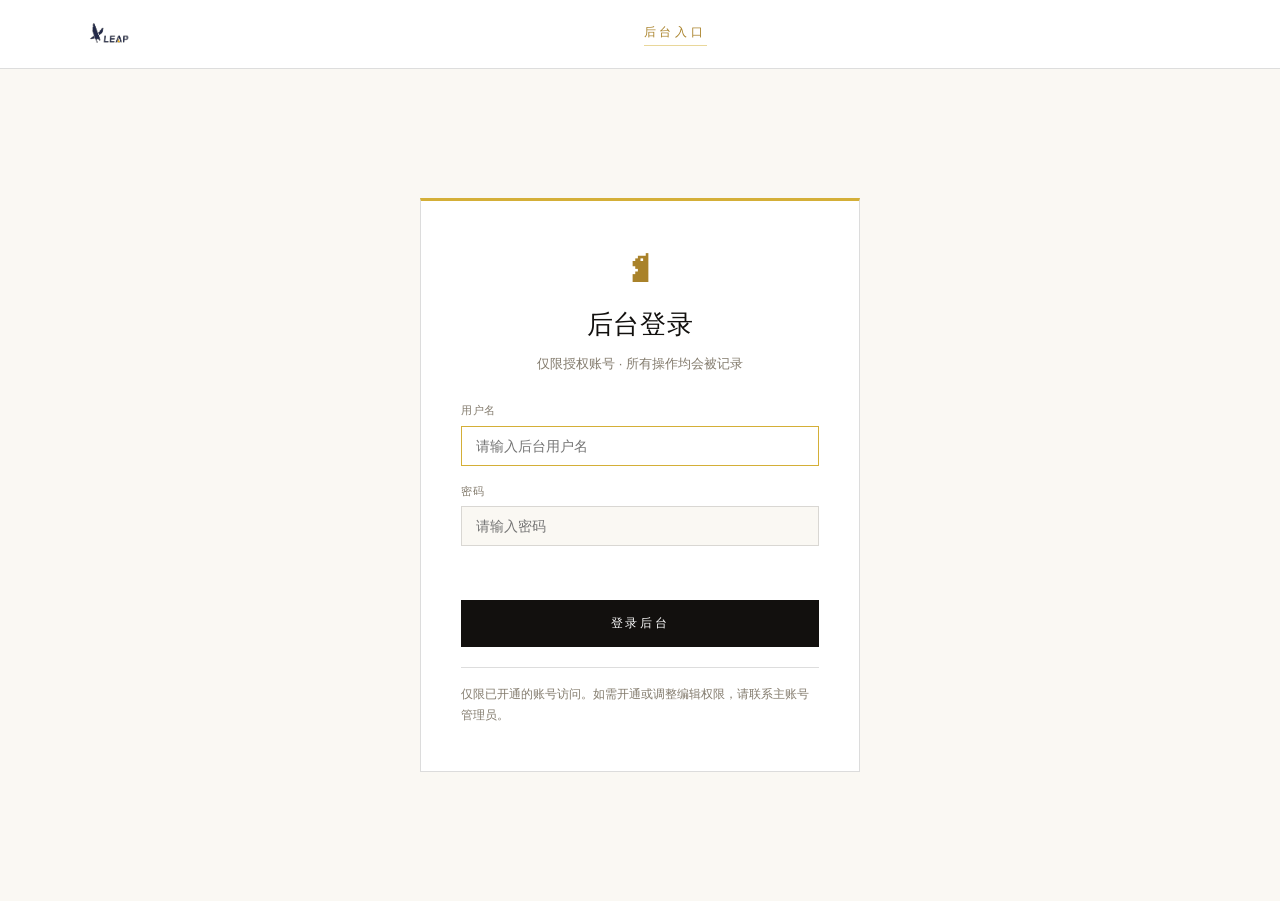
<file: frontend/login.html>
<!DOCTYPE html>
<html lang="zh-CN">
<head>
  <meta charset="UTF-8" />
  <meta name="viewport" content="width=device-width, initial-scale=1.0" />
  <title>LEAP · 后台登录</title>
  <link rel="icon" href="data:image/svg+xml,<svg xmlns='http://www.w3.org/2000/svg' viewBox='0 0 100 100'><text y='.9em' font-size='90'>♞</text></svg>" />
  <link rel="stylesheet" href="css/theme.css" />
  <link rel="stylesheet" href="css/components.css" />
  <link rel="stylesheet" href="css/admin.css" />
</head>
<!-- 后台登录：仅用户名 + 密码（ADR-0005，不展示任何示例凭据）；
     首登强制改密。视图由 login.js 渲染进 #authRoot。 -->
<body class="auth-body">
  <header class="nav">
    <div class="nav-inner">
      <a class="nav-logo" href="/" aria-label="返回 LEAP 首页">
        <img src="assets/logo.svg" alt="LEAP LOGO" />
      </a>
      <nav class="nav-links" aria-label="后台入口">
        <span class="admin-tag">后台入口</span>
      </nav>
    </div>
  </header>

  <div class="auth-shell">
    <div id="authRoot"></div>
  </div>

  <script type="module" src="js/pages/login.js"></script>
</body>
</html>
</file>
<file: frontend/css/theme.css>
/* ============================================================
   LEAP · Design Tokens & Base
   ------------------------------------------------------------
   Affordable Luxury 编辑画廊语言：白底(#FFFFFF) × 金(#D4AF37) × 黑(#12100E)
   本文件只定义：设计令牌（CSS 变量）、重置、基础排版与通用工具类。
   组件级样式见 components.css / storefront.css / admin.css。
   ============================================================ */

:root {
  /* ---- 品牌色板 ---- */
  --white: #ffffff;
  --paper: #faf8f3;
  --ink: #12100e;
  --ink-2: #423d34;
  --muted: #837b6d;
  --gold: #d4af37;
  --gold-deep: #a9822a;
  --gold-soft: #f1d27e;

  /* ---- 语义色 ---- */
  --danger: #9a2b1e;
  --danger-soft: #b3402e;
  --success: #2e6b34;

  /* ---- 描边/分割线 ---- */
  --line: rgba(18, 16, 14, 0.14);
  --line-soft: rgba(18, 16, 14, 0.07);
  --line-gold: rgba(212, 175, 55, 0.5);

  /* ---- 字体 ---- */
  --serif: Georgia, "Times New Roman", "Noto Serif SC", "Songti SC", serif;
  --sans: "Helvetica Neue", Helvetica, Arial, "PingFang SC", "Microsoft YaHei", sans-serif;
  --mono: ui-monospace, "SFMono-Regular", Consolas, monospace;

  /* ---- 布局节奏 ---- */
  --wrap: 1160px;
  --admin-wrap: 1440px;
  --sec: 100px;
  --gutter: 28px;
  --nav-h: 68px;

  /* ---- 层级 ---- */
  --z-nav: 40;
  --z-overlay: 60;
  --z-drawer: 70;
  --z-lens: 90;
  --z-lightbox: 200;
  --z-toast: 300;

  /* ---- 动效 ---- */
  --ease: cubic-bezier(0.22, 0.61, 0.25, 1);
  --ease-spring: cubic-bezier(0.34, 1.56, 0.64, 1);
  --t-fast: 0.2s;
  --t-mid: 0.35s;
  --t-slow: 0.7s;

  /* ── Spacing scale ── */
  --space-xs: 4px;
  --space-sm: 8px;
  --space-md: 16px;
  --space-lg: 24px;
  --space-xl: 32px;
  --space-2xl: 48px;

  /* ── Type scale ── */
  --fs-xs: 11px;
  --fs-sm: 12px;
  --fs-md: 13px;
  --fs-base: 14px;
  --fs-lg: 16px;
  --fs-xl: 20px;

  /* ── Admin surface tokens ── */
  --surface-raised: #ffffff;
  --surface-sunken: var(--paper);
  --surface-editing: #1b1712;
  --surface-editing-text: #f5f1e8;
  --surface-editing-muted: #c9c2b2;
  --surface-editing-border: #262019;
  --surface-editing-success: #9fd8a6;
  --surface-editing-danger: #ff9d8f;
}

/* ---------- 重置 ---------- */
*,
*::before,
*::after {
  margin: 0;
  padding: 0;
  box-sizing: border-box;
}
html {
  scroll-behavior: smooth;
  /* clip 而非 hidden：吸收 full-bleed 100vw 横向溢出，又不破坏 sticky 导航 */
  overflow-x: clip;
  -webkit-text-size-adjust: 100%;
}
body {
  background: var(--white);
  color: var(--ink);
  font-family: var(--sans);
  font-size: 15px;
  line-height: 1.7;
  overflow-x: clip;
  -webkit-font-smoothing: antialiased;
  text-rendering: optimizeLegibility;
}
img {
  display: block;
  max-width: 100%;
}
a {
  color: inherit;
  text-decoration: none;
}
button {
  font-family: inherit;
  cursor: pointer;
  background: none;
  border: none;
  color: inherit;
}
input,
select,
textarea {
  font-family: inherit;
}
table {
  border-collapse: collapse;
}
:focus-visible {
  outline: 2px solid var(--gold);
  outline-offset: 2px;
}

/* ---------- 布局工具 ---------- */
.wrap {
  max-width: var(--wrap);
  margin: 0 auto;
  padding: 0 var(--gutter);
}
.hidden {
  display: none !important;
}
.section {
  padding: var(--sec) 0;
}
.section-alt {
  background: var(--paper);
  border-top: 1px solid var(--line-soft);
  border-bottom: 1px solid var(--line-soft);
}
.stack > * + * {
  margin-top: 12px;
}

/* ---------- 排版元件 ---------- */
.micro-label {
  display: inline-flex;
  align-items: center;
  gap: 14px;
  font-size: 12px;
  letter-spacing: 0.32em;
  text-transform: uppercase;
  color: var(--gold-deep);
}
.micro-label::before,
.micro-label::after {
  content: "";
  width: 36px;
  height: 1px;
  background: var(--line-gold);
}
.micro-label.left::after,
.micro-label.solo::after {
  display: none;
}
.micro-label.left::before {
  display: none;
}
.sec-title {
  font-family: var(--serif);
  font-weight: 500;
  font-size: clamp(30px, 4vw, 44px);
  line-height: 1.15;
  letter-spacing: 0.02em;
  margin: 14px 0 10px;
}
.sec-sub {
  color: var(--muted);
  max-width: 640px;
}
.sec-head {
  text-align: center;
  margin-bottom: 56px;
}
.sec-head .sec-sub {
  margin: 0 auto;
}
.page-head {
  text-align: center;
  padding: 72px 0 54px;
}

/* 棋盘格装饰带（品牌纹样） */
.checker-band {
  height: 12px;
  background: repeating-conic-gradient(var(--ink) 0 25%, var(--white) 0 50%);
  background-size: 12px 12px;
  border-top: 1px solid var(--line);
  border-bottom: 1px solid var(--line);
}

/* ---------- 滚动显现（JS 仅加类，动画为 CSS） ---------- */
.reveal {
  opacity: 0;
  transform: translateY(26px);
  transition: opacity var(--t-slow) ease, transform var(--t-slow) ease;
}
.reveal.in-view {
  opacity: 1;
  transform: translateY(0);
}

/* ---------- 降级：减少动效 ---------- */
@media (prefers-reduced-motion: reduce) {
  html {
    scroll-behavior: auto;
  }
  *,
  *::before,
  *::after {
    transition-duration: 0.01ms !important;
    animation-duration: 0.01ms !important;
  }
  .reveal {
    opacity: 1;
    transform: none;
  }
}
</file>
<file: frontend/css/components.css>
/* ============================================================
   LEAP · Shared Components
   ------------------------------------------------------------
   跨前台/后台复用的构件：按钮、徽标(tags)、导航、页脚、
   购物车抽屉、表单、表格、提示条(Toast)。
   依赖 theme.css 的设计令牌。
   ============================================================ */

/* ---------- 按钮：直角矩形，黑面 ↔ 金面反转 ---------- */
.btn {
  position: relative;
  display: inline-flex;
  align-items: center;
  justify-content: center;
  gap: 12px;
  padding: 14px 30px;
  border: 1px solid var(--ink);
  background: var(--ink);
  color: var(--white);
  font-size: 12px;
  letter-spacing: 0.22em;
  text-transform: uppercase;
  overflow: hidden;
  transition: color var(--t-mid) ease, border-color var(--t-mid) ease;
}
.btn::before {
  content: "";
  position: absolute;
  inset: 0;
  background: var(--gold);
  transform: translateY(101%);
  transition: transform var(--t-mid) var(--ease);
}
.btn > * {
  position: relative;
}
.btn:hover {
  color: var(--ink);
}
.btn:hover::before {
  transform: translateY(0);
}
.btn-ghost {
  background: transparent;
  color: var(--ink);
}
.btn-ghost::before {
  background: var(--ink);
}
.btn-ghost:hover {
  color: var(--white);
}
.btn-small {
  padding: 8px 16px;
  font-size: 11px;
  gap: 8px;
}
.btn-danger {
  border-color: var(--danger);
  background: var(--danger);
  color: var(--white);
}
.btn-danger::before {
  background: var(--ink);
}
.btn[disabled],
.btn:disabled {
  opacity: 0.35;
  pointer-events: none;
}

/* 文本链接：下划线生长 */
.link-more {
  position: relative;
  display: inline-flex;
  align-items: center;
  gap: 8px;
  font-size: 12px;
  letter-spacing: 0.2em;
  text-transform: uppercase;
  color: var(--ink);
}
.link-more::after {
  content: "";
  position: absolute;
  left: 0;
  bottom: -4px;
  height: 1px;
  width: 100%;
  background: var(--gold);
  transform: scaleX(0.32);
  transform-origin: left;
  transition: transform var(--t-mid) ease;
}
.link-more:hover::after {
  transform: scaleX(1);
}
.link-more .arr {
  transition: transform 0.3s ease;
}
.link-more:hover .arr {
  transform: translateX(5px);
}

/* ---------- 通用徽标（后台账号类型 / 权限展示） ---------- */
.badge {
  display: inline-flex;
  align-items: center;
  gap: 5px;
  padding: 4px 10px;
  font-size: 10px;
  letter-spacing: 0.14em;
  text-transform: uppercase;
  line-height: 1.4;
  border: 1px solid var(--line-gold);
  color: var(--ink);
  background: var(--white);
  white-space: nowrap;
}
.badge::before {
  content: "";
  width: 5px;
  height: 5px;
  background: var(--gold-deep);
  transform: rotate(45deg);
}
/* 强调变体：主账号 */
.badge[data-tone="custom"] {
  border-color: var(--gold-deep);
  color: var(--ink);
  background: var(--gold-soft);
}

/* ---------- 导航（shell.js 注入，每页一致） ---------- */
.nav {
  position: sticky;
  top: 0;
  z-index: var(--z-nav);
  background: rgba(255, 255, 255, 0.94);
  backdrop-filter: blur(8px);
  border-bottom: 1px solid var(--line);
}
.nav-inner {
  max-width: var(--wrap);
  margin: 0 auto;
  padding: 0 var(--gutter);
  height: var(--nav-h);
  display: flex;
  align-items: center;
  gap: 28px;
}
.nav-logo {
  display: flex;
  align-items: center;
  gap: 10px;
  flex: 0 0 auto;
}
.nav-logo img {
  height: 30px;
  width: auto;
}
.nav-links {
  flex: 1;
  display: flex;
  justify-content: center;
  gap: 26px;
  font-size: 12px;
  letter-spacing: 0.16em;
  text-transform: uppercase;
}
.nav-links a {
  position: relative;
  padding: 6px 0;
  color: var(--ink-2);
  transition: color 0.25s;
}
.nav-links a::after {
  content: "";
  position: absolute;
  left: 0;
  bottom: 0;
  height: 1px;
  width: 100%;
  background: var(--gold);
  transform: scaleX(0);
  transform-origin: left;
  transition: transform 0.3s ease;
}
.nav-links a:hover,
.nav-links a.is-active {
  color: var(--ink);
}
.nav-links a:hover::after,
.nav-links a.is-active::after {
  transform: scaleX(1);
}
.nav-cart {
  position: relative;
  flex: 0 0 auto;
  width: 42px;
  height: 42px;
  display: inline-flex;
  align-items: center;
  justify-content: center;
  border: 1px solid var(--line);
  transition: border-color 0.25s, background 0.25s;
}
.nav-cart:hover {
  border-color: var(--gold);
  background: var(--paper);
}
.nav-cart svg {
  width: 19px;
  height: 19px;
  stroke: var(--ink);
}
.cart-badge {
  position: absolute;
  top: -7px;
  right: -7px;
  min-width: 18px;
  height: 18px;
  padding: 0 4px;
  background: var(--gold);
  color: var(--ink);
  font-size: 11px;
  font-weight: 700;
  line-height: 18px;
  text-align: center;
  transform: scale(0);
  transition: transform 0.3s var(--ease-spring);
}
.cart-badge.show {
  transform: scale(1);
}
.nav-burger {
  display: none;
  flex-direction: column;
  gap: 5px;
  padding: 8px;
}
.nav-burger span {
  width: 22px;
  height: 2px;
  background: var(--ink);
  transition: transform 0.3s, opacity 0.3s;
}
.nav.open .nav-burger span:nth-child(1) {
  transform: translateY(7px) rotate(45deg);
}
.nav.open .nav-burger span:nth-child(2) {
  opacity: 0;
}
.nav.open .nav-burger span:nth-child(3) {
  transform: translateY(-7px) rotate(-45deg);
}

/* 前台公告栏（settings.announcement_html） */
.announce-bar {
  background: var(--gold);
  color: var(--ink);
  text-align: center;
  padding: 9px 24px;
  font-family: var(--serif);
  font-size: 14px;
  letter-spacing: 0.02em;
  border-bottom: 1px solid rgba(18, 16, 14, 0.22);
}
.announce-bar strong {
  font-weight: 700;
}

/* ---------- 页脚 ---------- */
.footer {
  background: var(--paper);
  border-top: 1px solid var(--line);
  padding: 56px 0 40px;
}
.footer-inner {
  display: flex;
  align-items: center;
  justify-content: space-between;
  gap: 24px;
  flex-wrap: wrap;
}
.footer img {
  height: 26px;
}
.footer-links {
  display: flex;
  gap: 22px;
  font-size: 12px;
  letter-spacing: 0.16em;
  text-transform: uppercase;
  color: var(--muted);
}
.footer-links a:hover {
  color: var(--ink);
}
.footer-copy {
  width: 100%;
  margin-top: 26px;
  padding-top: 18px;
  border-top: 1px solid var(--line-soft);
  font-size: 12px;
  color: var(--muted);
  display: flex;
  justify-content: space-between;
  gap: 12px;
  flex-wrap: wrap;
}

/* ---------- 购物车抽屉 ---------- */
.overlay {
  position: fixed;
  inset: 0;
  background: rgba(18, 16, 14, 0.42);
  opacity: 0;
  pointer-events: none;
  transition: opacity 0.4s ease;
  z-index: var(--z-overlay);
}
.overlay.show {
  opacity: 1;
  pointer-events: auto;
}
.drawer {
  position: fixed;
  top: 0;
  right: 0;
  bottom: 0;
  z-index: var(--z-drawer);
  width: min(430px, 94vw);
  background: var(--white);
  border-left: 1px solid var(--line);
  box-shadow: -24px 0 60px rgba(18, 16, 14, 0.14);
  transform: translateX(105%);
  transition: transform 0.45s var(--ease);
  display: flex;
  flex-direction: column;
}
.drawer.open {
  transform: translateX(0);
}
.cart-head {
  display: flex;
  align-items: center;
  justify-content: space-between;
  padding: 20px 24px;
  border-bottom: 1px solid var(--line);
}
.cart-head h3 {
  font-family: var(--serif);
  font-size: 20px;
  font-weight: 500;
}
.cart-close {
  font-size: 22px;
  line-height: 1;
  padding: 4px 8px;
  transition: color 0.25s, transform 0.25s;
}
.cart-close:hover {
  color: var(--gold-deep);
  transform: rotate(90deg);
}
.cart-list {
  flex: 1;
  overflow-y: auto;
  padding: 10px 24px;
}
.cart-empty {
  text-align: center;
  color: var(--muted);
  padding: 60px 0;
  font-size: 14px;
}
.cart-item {
  display: flex;
  gap: 14px;
  padding: 18px 0;
  border-bottom: 1px solid var(--line-soft);
}
.cart-item img {
  width: 64px;
  height: 64px;
  object-fit: cover;
  border: 1px solid var(--line);
  flex: 0 0 auto;
}
.ci-body {
  flex: 1;
  min-width: 0;
}
.ci-name {
  font-family: var(--serif);
  font-size: 15px;
  font-weight: 500;
  padding-right: 8px;
}
.ci-price {
  font-size: 12px;
  color: var(--muted);
  margin: 2px 0 10px;
}
.stepper {
  display: inline-flex;
  align-items: center;
  border: 1px solid var(--line);
}
.stepper button {
  width: 26px;
  height: 26px;
  font-size: 14px;
  transition: background 0.2s, color 0.2s;
}
.stepper button:hover {
  background: var(--ink);
  color: var(--gold-soft);
}
.stepper output {
  width: 34px;
  text-align: center;
  font-size: 13px;
}
.ci-side {
  display: flex;
  flex-direction: column;
  align-items: flex-end;
  justify-content: space-between;
}
.ci-sub {
  font-family: var(--serif);
  font-size: 15px;
}
.ci-remove {
  font-size: 11px;
  letter-spacing: 0.14em;
  text-transform: uppercase;
  color: var(--muted);
  transition: color 0.25s;
}
.ci-remove:hover {
  color: var(--danger-soft);
}
.cart-foot {
  border-top: 1px solid var(--line);
  padding: 18px 24px 22px;
  background: var(--paper);
}
.cart-total {
  display: flex;
  justify-content: space-between;
  align-items: baseline;
  margin-bottom: 14px;
}
.cart-total .t {
  font-size: 12px;
  letter-spacing: 0.22em;
  text-transform: uppercase;
  color: var(--muted);
}
.cart-total .v {
  font-family: var(--serif);
  font-size: 24px;
}
.cart-foot .btn {
  width: 100%;
}
.cart-note {
  margin-top: 10px;
  text-align: center;
  font-size: 11px;
  letter-spacing: 0.12em;
  color: var(--muted);
}

/* ---------- 表单基元 ---------- */
.field {
  display: block;
  font-size: 11px;
  letter-spacing: 0.2em;
  text-transform: uppercase;
  color: var(--muted);
  margin-bottom: 14px;
}
.field input,
.field select,
.field textarea {
  display: block;
  width: 100%;
  margin-top: 6px;
  padding: 10px 12px;
  border: 1px solid var(--line);
  background: var(--paper);
  font-size: 14px;
  letter-spacing: normal;
  text-transform: none;
  color: var(--ink);
}
.field input:focus,
.field select:focus,
.field textarea:focus {
  outline: none;
  border-color: var(--gold);
  background: var(--white);
}
.field-hint {
  display: block;
  margin-top: 6px;
  font-size: 11px;
  letter-spacing: 0;
  text-transform: none;
  color: var(--muted);
  line-height: 1.5;
}
.form-msg {
  font-size: 13px;
  min-height: 22px;
  margin-bottom: 8px;
  color: var(--muted);
}
.form-msg.ok {
  color: var(--success);
}
.form-msg.err {
  color: var(--danger);
}

/* ---------- 提示条 Toast（统一反馈） ---------- */
.toast-host {
  position: fixed;
  z-index: var(--z-toast);
  bottom: 24px;
  left: 50%;
  transform: translateX(-50%);
  display: flex;
  flex-direction: column;
  gap: 10px;
  align-items: center;
  pointer-events: none;
}
.toast {
  min-width: 220px;
  max-width: 90vw;
  padding: 12px 20px;
  background: var(--ink);
  color: var(--white);
  border: 1px solid var(--line-gold);
  font-size: 13px;
  letter-spacing: 0.02em;
  box-shadow: 0 12px 32px rgba(18, 16, 14, 0.3);
  opacity: 0;
  transform: translateY(12px);
  transition: opacity 0.3s ease, transform 0.3s var(--ease);
}
.toast.show {
  opacity: 1;
  transform: translateY(0);
}
.toast.err {
  border-color: var(--danger-soft);
}
.toast.ok {
  border-color: var(--gold);
}

/* ---------- 响应式：导航折叠 ---------- */
@media (max-width: 960px) {
  .nav-links {
    position: absolute;
    top: var(--nav-h);
    left: 0;
    right: 0;
    background: var(--white);
    border-bottom: 1px solid var(--line);
    flex-direction: column;
    align-items: center;
    gap: 4px;
    padding: 18px 0 22px;
    transform: translateY(-12px);
    opacity: 0;
    pointer-events: none;
    transition: transform var(--t-mid) ease, opacity var(--t-mid) ease;
  }
  .nav-links a {
    padding: 8px 0;
  }
  .nav.open .nav-links {
    transform: translateY(0);
    opacity: 1;
    pointer-events: auto;
  }
  .nav-burger {
    display: inline-flex;
  }
}
@media (max-width: 720px) {
  :root {
    --sec: 72px;
    --gutter: 20px;
  }
  .footer-inner,
  .footer-copy {
    justify-content: center;
    text-align: center;
  }
}
</file>
<file: frontend/css/admin.css>
/* ============================================================
   LEAP · Admin Backend & Login
   ------------------------------------------------------------
   后台仅通过直接 URL /admin.html 进入（ADR-0005，前台无入口）。
   包含：登录/拒绝卡片、工作区布局、面板、表格、商品表单与图集、
   轮播、全站设置、子账号管理（权限矩阵）、操作审计、存储统计。
   依赖 theme.css + components.css。
   ============================================================ */

.admin-body,
.auth-body {
  background: var(--paper);
}
/* 后台为中文界面：收窄大写字距，避免中文标签被拉得过散 */
.admin-body .field,
.admin-body .check-label,
.admin-body .list-toolbar label,
.admin-body .admin-side a,
.admin-body .admin-stats .stat span,
.auth-body .auth-card label {
  letter-spacing: 0.06em;
}
/* 后台工作区比前台更宽，顶部导航同步加宽以保持左右对齐 */
.admin-body .nav-inner {
  max-width: var(--admin-wrap);
}
.admin-tag {
  font-size: 12px;
  letter-spacing: 0.32em;
  text-transform: uppercase;
  color: var(--gold-deep);
  padding-bottom: 2px;
  border-bottom: 1px solid var(--line-gold);
}
.admin-user-slot {
  display: inline-flex;
  align-items: center;
  gap: 12px;
  margin-left: auto;
}
.nav-user {
  font-size: 12px;
  letter-spacing: 0.08em;
  color: var(--ink-2);
  white-space: nowrap;
}
.nav-user .acct-type {
  display: inline-block;
  margin-left: 6px;
  padding: 1px 8px;
  font-size: 10px;
  letter-spacing: 0.14em;
  text-transform: uppercase;
  border: 1px solid var(--line-gold);
  color: var(--gold-deep);
}

/* ---------- 登录 / 拒绝访问卡片（login.html + admin 内置守卫共用） ---------- */
.auth-shell {
  display: flex;
  align-items: center;
  justify-content: center;
  width: 100%;
  min-height: calc(100vh - var(--nav-h));
  min-height: calc(100dvh - var(--nav-h));
  padding: 40px 28px;
}
/* 渲染容器本身也需撑满并居中，卡片才能在视口内水平 / 垂直居中 */
.auth-shell > #authRoot {
  width: 100%;
  display: flex;
  justify-content: center;
}
.auth-card {
  width: min(440px, 100%);
  margin: 0 auto;
  background: var(--white);
  border: 1px solid var(--line);
  border-top: 3px solid var(--gold);
  padding: 46px 40px;
  text-align: center;
}
.auth-icon {
  font-size: 42px;
  color: var(--gold-deep);
  line-height: 1;
  margin-bottom: 14px;
}
.auth-card h1,
.auth-card h2 {
  font-family: var(--serif);
  font-size: 26px;
  font-weight: 500;
  letter-spacing: 0.02em;
  margin-bottom: 6px;
}
.auth-sub {
  color: var(--muted);
  font-size: 13px;
  margin-bottom: 26px;
}
.auth-card label {
  display: block;
  text-align: left;
  font-size: 11px;
  letter-spacing: 0.22em;
  text-transform: uppercase;
  color: var(--muted);
  margin-bottom: 16px;
}
.auth-card input {
  display: block;
  width: 100%;
  margin-top: 6px;
  padding: 11px 14px;
  border: 1px solid var(--line);
  background: var(--paper);
  font-size: 14px;
  letter-spacing: normal;
  color: var(--ink);
}
.auth-card input:focus {
  outline: none;
  border-color: var(--gold);
  background: var(--white);
}
.auth-card .btn {
  width: 100%;
  margin-top: 8px;
}
.auth-note {
  margin-top: 20px;
  padding-top: 16px;
  border-top: 1px solid var(--line);
  font-size: 12px;
  color: var(--muted);
  line-height: 1.7;
  text-align: left;
}
.denied-card {
  width: min(480px, 100%);
  margin: 0 auto;
  background: var(--white);
  border: 1px solid var(--line);
  border-top: 3px solid var(--danger);
  padding: 48px 40px;
  text-align: center;
}
.denied-icon {
  font-size: 46px;
  color: var(--danger);
  line-height: 1;
  margin-bottom: 12px;
}
.denied-card h2 {
  font-family: var(--serif);
  font-size: 26px;
  font-weight: 500;
  margin-bottom: 10px;
}
.denied-card p {
  color: var(--muted);
  font-size: 14px;
  margin-bottom: 26px;
}

/* ---------- 工作区布局 ---------- */
/* 右侧内容区加宽：使用 --admin-wrap（宽于前台 --wrap），提升表格与表单可读性 */
.admin-main {
  max-width: var(--admin-wrap);
  margin: 0 auto;
  padding: 40px 28px 80px;
  display: flex;
  flex-direction: row;
  gap: 28px;
  align-items: flex-start;
}
.admin-side {
  position: sticky;
  top: 96px;
  width: 200px;
  flex: none;
  display: flex;
  flex-direction: column;
  gap: 4px;
}
.admin-side a {
  padding: 10px 14px;
  border: 1px solid transparent;
  font-size: 12px;
  letter-spacing: 0.14em;
  text-transform: uppercase;
  color: var(--muted);
  transition: all 0.2s;
}
.admin-side a:hover {
  color: var(--gold-deep);
  border-color: var(--line-soft);
  background: var(--white);
}
.admin-side a.is-active {
  border-left: 3px solid var(--gold);
  padding-left: 13px;
  font-weight: 600;
  color: var(--ink);
}
.admin-content {
  flex: 1;
  min-width: 0;
  width: 100%;
  display: flex;
  flex-direction: column;
  gap: 28px;
}
.panel {
  background: var(--white);
  border: 1px solid var(--line);
  padding: 26px 28px;
  scroll-margin-top: 84px;
}
.panel h2 {
  font-family: var(--serif);
  font-size: var(--fs-lg);
  font-weight: 600;
  letter-spacing: 0.02em;
  margin-bottom: 20px;
}
.panel-head {
  display: flex;
  justify-content: space-between;
  align-items: center;
  margin-bottom: 16px;
  gap: 14px;
  flex-wrap: wrap;
}
.panel-head h2 {
  margin-bottom: 0;
}
.panel-hint {
  font-size: 13px;
  line-height: 1.65;
  color: var(--muted);
  margin-bottom: 16px;
}
.panel-subtitle {
  font-family: var(--serif);
  font-size: 18px;
  font-weight: 600;
  color: var(--ink);
  margin: 24px 0 4px;
  padding-top: 18px;
  border-top: 1px solid var(--line-soft);
}
.count {
  font-size: 13px;
  color: var(--gold-deep);
  font-weight: 400;
  font-family: var(--sans);
}
.loading {
  color: var(--muted);
  font-size: 13px;
  padding: 10px 0;
}

/* ---------- 存储统计 ---------- */
.admin-stats {
  display: flex;
  align-items: center;
  gap: 30px;
  flex-wrap: wrap;
}
.admin-stats .stat span {
  display: block;
  font-size: 10px;
  letter-spacing: 0.22em;
  text-transform: uppercase;
  color: var(--muted);
  margin-bottom: 3px;
}
.admin-stats .stat b {
  font-family: var(--serif);
  font-size: 19px;
  font-weight: 500;
  color: var(--ink);
}
.admin-stats .stat b.gold {
  color: var(--gold-deep);
}
.stat-bars {
  flex-basis: 100%;
  display: flex;
  flex-direction: column;
  gap: 8px;
}
.stat-bar-wrap {
  flex: 1;
  min-width: 220px;
  display: flex;
  align-items: center;
  gap: 14px;
}
.stat-bar {
  flex: 1;
  height: 8px;
  background: var(--line-soft);
  overflow: hidden;
}
.stat-bar i {
  display: block;
  height: 100%;
  width: 0;
  background: linear-gradient(90deg, var(--gold), var(--gold-deep));
  transition: width 0.5s ease;
}
.stat-bar-label {
  font-size: 12px;
  color: var(--muted);
  white-space: nowrap;
}

/* ---------- 通用表格 ---------- */
.table-wrap {
  overflow-x: auto;
  max-width: 100%;
}
.admin-table {
  width: 100%;
  border-collapse: collapse;
  font-size: 13px;
}
.admin-table th,
.admin-table td {
  padding: 10px 8px;
  text-align: left;
  border-bottom: 1px solid var(--line-soft);
  vertical-align: middle;
}
.admin-table th {
  font-size: var(--fs-xs);
  letter-spacing: 0.08em;
  text-transform: uppercase;
  color: var(--gold-deep);
  font-weight: 600;
}
.admin-table td {
  font-size: var(--fs-md);
}
.admin-table tr:hover td {
  background: rgba(212, 175, 55, 0.06);
}
.admin-table tbody tr:nth-child(even) { background: rgba(0, 0, 0, .015); }
.admin-table tbody tr { transition: background var(--t-fast) var(--ease); }
.admin-table .th-num,
.admin-table .td-num {
  text-align: right;
  font-variant-numeric: tabular-nums;
  white-space: nowrap;
}
.thumb {
  width: 46px;
  height: 46px;
  object-fit: cover;
  display: block;
  background: var(--paper);
}
.thumb-ph {
  width: 46px;
  height: 46px;
  display: flex;
  align-items: center;
  justify-content: center;
  background: var(--paper);
  color: var(--gold-deep);
  font-size: 20px;
}
.row-actions {
  display: flex;
  gap: 8px;
  white-space: nowrap;
  flex-wrap: wrap;
}

/* Tooltip（存储明细） */
.tip-cell {
  position: relative;
  cursor: help;
}
.tip-cell::after {
  content: attr(data-tip);
  position: absolute;
  bottom: calc(100% + 10px);
  right: 0;
  z-index: 30;
  min-width: 210px;
  max-width: 340px;
  padding: 9px 13px;
  background: var(--ink);
  color: var(--white);
  border: 1px solid var(--line-gold);
  font-size: 12px;
  line-height: 1.7;
  text-align: left;
  white-space: normal;
  box-shadow: 0 12px 32px rgba(18, 16, 14, 0.3);
  opacity: 0;
  visibility: hidden;
  transform: translateY(6px);
  transition: opacity 0.18s ease, transform 0.18s ease, visibility 0.18s;
  pointer-events: none;
}
.tip-cell:hover::after {
  opacity: 1;
  visibility: visible;
  transform: none;
}
.tip-cell[data-tip=""]::after {
  display: none;
}

/* ---------- 列表工具条 + 分页 + 排序 ---------- */
.list-toolbar {
  display: flex;
  align-items: center;
  gap: 14px;
  flex-wrap: wrap;
  padding: 12px 0;
  border-bottom: 1px solid var(--line-soft);
  margin-bottom: 12px;
}
.list-toolbar label {
  display: inline-flex;
  align-items: center;
  gap: 8px;
  font-size: 11px;
  letter-spacing: 0.15em;
  text-transform: uppercase;
  color: var(--muted);
}
.list-toolbar select,
.list-toolbar input {
  padding: 7px 10px;
  border: 1px solid var(--line);
  background: var(--white);
  font-size: 13px;
  color: var(--ink);
}
.list-toolbar select:focus,
.list-toolbar input:focus {
  outline: none;
  border-color: var(--gold);
}
.pager {
  display: flex;
  align-items: center;
  gap: 6px;
  margin-left: auto;
}
.pager button {
  padding: 6px 12px;
  border: 1px solid var(--line);
  background: var(--white);
  font-size: 12px;
  color: var(--ink-2);
  transition: all 0.2s;
}
.pager button:hover:not([disabled]) {
  border-color: var(--gold-deep);
  color: var(--gold-deep);
}
.pager button[disabled] {
  opacity: 0.3;
  cursor: default;
}
.pager .pager-info {
  font-size: 12px;
  color: var(--muted);
  padding: 0 6px;
}
.sort-btns {
  display: flex;
  gap: 4px;
}
.sort-btns button {
  width: 28px;
  height: 28px;
  border: 1px solid var(--line);
  background: var(--white);
  font-size: 14px;
  line-height: 1;
  color: var(--ink-2);
  transition: all 0.2s;
}
.sort-btns button:hover:not([disabled]) {
  border-color: var(--gold-deep);
  color: var(--gold-deep);
  background: rgba(212, 175, 55, 0.06);
}
.sort-btns button[disabled] {
  opacity: 0.25;
  cursor: default;
}

/* ---------- 商品表单 ---------- */
.admin-grid {
  display: grid;
  grid-template-columns: minmax(0, 1fr);
  gap: 28px;
  align-items: stretch;
  min-width: 0;
}
#productForm {
  /* 表单永不触发横向滚动：自身与所有控件均可收缩至容器宽度 */
  min-width: 0;
  max-width: 100%;
  overflow-wrap: anywhere;
  transition: background-color var(--t-mid) ease, border-color var(--t-mid) ease, color var(--t-mid) ease;
}
#productForm input,
#productForm select,
#productForm textarea {
  min-width: 0;
  max-width: 100%;
  box-sizing: border-box;
}
#productForm textarea {
  resize: vertical;
}
#productForm.is-editing {
  background: var(--surface-editing);
  border-color: var(--line-gold);
  color: var(--surface-editing-text);
}
#productForm.is-editing h2 {
  color: var(--gold);
}
#productForm.is-editing .field,
#productForm.is-editing label {
  color: var(--surface-editing-muted);
}
#productForm.is-editing input,
#productForm.is-editing select,
#productForm.is-editing textarea {
  background: var(--surface-editing-border);
  border-color: rgba(255, 255, 255, 0.18);
  color: var(--surface-editing-text);
}
#productForm.is-editing input:focus,
#productForm.is-editing select:focus,
#productForm.is-editing textarea:focus {
  border-color: var(--gold);
  background: #2e2720;
}
#productForm.is-editing .field-hint,
#productForm.is-editing .gallery-hint {
  color: #b9b2a4;
}
#productForm.is-editing .gallery-item {
  background: var(--surface-editing-border);
  border-color: rgba(255, 255, 255, 0.18);
}
#productForm.is-editing .gallery-add {
  border-color: var(--line-gold);
  color: var(--gold);
}
#productForm.is-editing .btn {
  background: transparent;
  border-color: var(--gold);
  color: var(--gold);
}
#productForm.is-editing .btn::before {
  background: var(--gold);
}
#productForm.is-editing .btn:hover {
  color: var(--surface-editing);
}
#productForm.is-editing .btn-ghost {
  border-color: rgba(255, 255, 255, 0.35);
  color: #e8e2d4;
}
#productForm.is-editing .btn-ghost::before {
  background: #e8e2d4;
}
#productForm.is-editing .btn-ghost:hover {
  color: var(--surface-editing);
}
#productForm.is-editing .form-msg.ok {
  color: var(--surface-editing-success);
}
#productForm.is-editing .form-msg.err {
  color: var(--surface-editing-danger);
}
.form-row {
  display: grid;
  /* minmax(0, …) 让各列可收缩到内容最小宽度以下，避免 select/长文本撑出横向滚动 */
  grid-template-columns: minmax(0, 1.3fr) minmax(0, 1fr) minmax(0, 1fr);
  gap: 12px;
}
.form-row > * {
  min-width: 0;
}
/* 单列操作行（如“主推款”勾选），占满整行避免留白 */
.form-row-ops {
  grid-template-columns: minmax(0, 1fr);
}
/* 商品面板宿主（自带 .admin-grid 双栏），锚点跳转需避开吸顶导航 */
.admin-products-host {
  scroll-margin-top: 84px;
}
.form-actions {
  display: flex;
  gap: 12px;
  flex-wrap: wrap;
}
.check-label {
  display: flex;
  align-items: center;
  gap: 10px;
  font-size: 11px;
  letter-spacing: 0.2em;
  text-transform: uppercase;
  color: var(--muted);
}
.check-label input[type="checkbox"] {
  width: 16px;
  height: 16px;
  margin: 0;
  accent-color: var(--gold-deep);
}

/* ---------- 图集 ---------- */
.img-gallery {
  display: flex;
  flex-wrap: wrap;
  gap: 10px;
  align-items: center;
  margin: -2px 0 16px;
}
.gallery-item {
  position: relative;
  width: 74px;
  height: 74px;
  border: 1px solid var(--line);
  background: var(--paper);
  overflow: hidden;
}
.gallery-item img {
  width: 100%;
  height: 100%;
  object-fit: cover;
}
.gallery-item .main-flag {
  position: absolute;
  top: 4px;
  left: 4px;
  background: var(--gold);
  color: var(--ink);
  font-size: 9px;
  letter-spacing: 0.12em;
  text-transform: uppercase;
  padding: 2px 6px;
}
.gallery-item .rm-img {
  position: absolute;
  top: 2px;
  right: 2px;
  width: 20px;
  height: 20px;
  background: rgba(18, 16, 14, 0.72);
  color: #fff;
  font-size: 14px;
  line-height: 1;
  display: flex;
  align-items: center;
  justify-content: center;
}
.gallery-item .rm-img:hover {
  background: var(--danger);
}
.gallery-add {
  width: 74px;
  height: 74px;
  display: flex;
  align-items: center;
  justify-content: center;
  border: 1px dashed var(--line-gold);
  color: var(--gold-deep);
  font-size: 22px;
  cursor: pointer;
  transition: background 0.2s;
}
.gallery-add:hover {
  background: rgba(212, 175, 55, 0.08);
}
.gallery-hint {
  font-size: 12px;
  color: var(--muted);
  letter-spacing: 0.05em;
  text-transform: none;
}

/* ---------- 轮播管理 ---------- */
.slide-rows {
  display: flex;
  flex-direction: column;
  gap: 10px;
  margin-bottom: 18px;
}
.slide-row {
  display: flex;
  align-items: center;
  gap: 14px;
  padding: 10px 12px;
  border: 1px solid var(--line-soft);
  background: var(--paper);
}
.slide-row.disabled {
  opacity: 0.55;
}
.slide-thumb {
  width: 96px;
  height: 54px;
  object-fit: cover;
  flex: none;
  background: var(--ink);
}
.slide-alt {
  flex: 1;
  min-width: 120px;
  padding: 8px 12px;
  border: 1px solid var(--line);
  background: var(--white);
  font-size: 13px;
  color: var(--ink);
}
.slide-alt:focus {
  outline: none;
  border-color: var(--gold);
}
.slide-idx {
  font-size: 12px;
  letter-spacing: 0.1em;
  color: var(--muted);
  flex: none;
}
.slide-ops {
  display: flex;
  gap: 6px;
  flex: none;
}
.slide-ops button {
  padding: 6px 10px;
  border: 1px solid var(--line);
  background: var(--white);
  font-size: 11px;
  letter-spacing: 0.08em;
  color: var(--ink-2);
  transition: all 0.2s;
}
.slide-ops button:hover:not([disabled]) {
  border-color: var(--gold-deep);
  color: var(--gold-deep);
}
.slide-ops button.danger:hover {
  border-color: var(--danger);
  color: var(--danger);
}
.slide-ops button[disabled] {
  opacity: 0.3;
}
.slide-add {
  display: flex;
  align-items: center;
  gap: 12px;
  flex-wrap: wrap;
}
.slide-preview {
  width: 96px;
  height: 54px;
  object-fit: cover;
  border: 1px solid var(--line-gold);
}
.slide-add input[type="text"] {
  flex: 1;
  min-width: 160px;
  padding: 10px 14px;
  border: 1px solid var(--line);
  background: var(--white);
  font-size: 13px;
}
.slide-add input[type="text"]:focus {
  outline: none;
  border-color: var(--gold);
}

/* ---------- 全站设置 ---------- */
.admin-settings form {
  display: flex;
  flex-direction: column;
  gap: 16px;
  max-width: 760px;
}
.logo-row {
  display: flex;
  align-items: center;
  gap: 12px;
  flex-wrap: wrap;
}
.logo-row img {
  width: 84px;
  height: 52px;
  object-fit: contain;
  padding: 6px;
  border: 1px solid var(--line);
  background: var(--paper);
}

/* ---------- 子账号管理 · 权限矩阵（ADR-0005） ---------- */
.perm-matrix {
  display: flex;
  flex-wrap: wrap;
  gap: 8px 18px;
  margin: 8px 0 4px;
}
.perm-matrix label {
  display: inline-flex;
  align-items: center;
  gap: 8px;
  font-size: 12px;
  letter-spacing: 0.04em;
  text-transform: none;
  color: var(--ink-2);
  margin: 0;
}
.perm-matrix input[type="checkbox"] {
  width: 15px;
  height: 15px;
  accent-color: var(--gold-deep);
}
.perm-tags {
  display: flex;
  flex-wrap: wrap;
  gap: 4px;
}
.perm-tags .badge {
  font-size: 9px;
  padding: 2px 7px;
}
.acct-add {
  display: grid;
  grid-template-columns: repeat(2, minmax(0, 1fr));
  gap: 12px;
  margin-top: 16px;
  padding-top: 16px;
  border-top: 1px solid var(--line-soft);
}
.acct-add .field {
  margin-bottom: 0;
}
.acct-add .full {
  grid-column: 1 / -1;
}

/* ---------- 审计筛选 ---------- */
.audit-filters {
  display: flex;
  align-items: flex-end;
  gap: 14px;
  flex-wrap: wrap;
  margin-bottom: 16px;
}
.audit-filters .field {
  margin-bottom: 0;
  min-width: 150px;
}
.audit-action {
  display: inline-block;
  padding: 2px 9px;
  font-size: 11px;
  letter-spacing: 0.06em;
  border: 1px solid var(--line);
  color: var(--ink-2);
}
.audit-action[data-kind="login"] {
  border-color: var(--success);
  color: var(--success);
}
.audit-action[data-kind="logout"] {
  border-color: var(--muted);
  color: var(--muted);
}
.audit-action[data-kind="create"] {
  border-color: var(--gold-deep);
  color: var(--gold-deep);
}
.audit-action[data-kind="delete"] {
  border-color: var(--danger);
  color: var(--danger);
}
.audit-action[data-kind="update"] { border-color: rgba(100, 140, 180, .4); color: #4a7a9b; }
.audit-action[data-kind="view"]   { border-color: var(--line); color: var(--muted); }
.audit-action[data-kind="other"]  { border-color: var(--line); color: var(--muted); }

/* ---------- 主推款管理 ---------- */
.hero-row {
  display: flex;
  align-items: center;
  gap: 14px;
  flex-wrap: wrap;
  margin-bottom: 6px;
}
.hero-flag {
  color: var(--gold-deep);
  font-size: 18px;
  margin-right: 6px;
}
.td-hero {
  white-space: nowrap;
}

/* ── Skeleton loading ── */
@keyframes shimmer {
  0% { background-position: -400px 0; }
  100% { background-position: 400px 0; }
}
.skeleton-row {
  height: 42px;
  background: linear-gradient(90deg, var(--line-soft) 25%, rgba(18,16,14,.04) 50%, var(--line-soft) 75%);
  background-size: 800px 100%;
  animation: shimmer 1.4s infinite linear;
  border-radius: 4px;
  margin-bottom: var(--space-sm);
}
.skeleton-stat {
  height: 20px;
  width: 60%;
  background: linear-gradient(90deg, var(--line-soft) 25%, rgba(18,16,14,.04) 50%, var(--line-soft) 75%);
  background-size: 800px 100%;
  animation: shimmer 1.4s infinite linear;
  border-radius: 3px;
}

/* ── Modal dialog ── */
.dialog-overlay {
  position: fixed; inset: 0; z-index: var(--z-lightbox);
  background: rgba(18, 16, 14, .55);
  display: flex; align-items: center; justify-content: center;
  opacity: 0; pointer-events: none;
  transition: opacity var(--t-fast) var(--ease);
}
.dialog-overlay.open { opacity: 1; pointer-events: auto; }
.dialog-card {
  background: var(--surface-raised);
  border: 1px solid var(--line);
  border-radius: 8px;
  padding: var(--space-xl);
  max-width: 400px; width: 90%;
  box-shadow: 0 16px 48px rgba(0,0,0,.18);
  transform: translateY(12px) scale(.97);
  transition: transform var(--t-mid) var(--ease-spring);
}
.dialog-overlay.open .dialog-card { transform: translateY(0) scale(1); }
.dialog-title {
  font-family: var(--serif);
  font-size: var(--fs-xl);
  font-weight: 600;
  margin-bottom: var(--space-md);
  color: var(--ink);
}
.dialog-msg {
  font-size: var(--fs-base);
  color: var(--ink-2);
  line-height: 1.6;
  margin-bottom: var(--space-lg);
}
.dialog-input {
  width: 100%;
  padding: 10px 14px;
  border: 1px solid var(--line);
  border-radius: 4px;
  font-size: var(--fs-base);
  background: var(--surface-sunken);
  margin-bottom: var(--space-lg);
  transition: border-color var(--t-fast);
}
.dialog-input:focus { outline: none; border-color: var(--gold); }
.dialog-actions {
  display: flex; gap: var(--space-sm); justify-content: flex-end;
}
.dialog-actions .btn { min-width: 80px; }

/* ---------- 后台响应式 ---------- */
@media (max-width: 1080px) {
  .admin-main {
    flex-direction: column;
    align-items: stretch;
  }
  .admin-side {
    position: static;
    width: 100%;
    flex-direction: row;
    flex-wrap: wrap;
  }
}
@media (max-width: 1000px) {
  .form-row {
    grid-template-columns: 1fr;
  }
}
@media (max-width: 720px) {
  .slide-row {
    flex-wrap: wrap;
  }
  .slide-alt {
    flex-basis: 100%;
    order: 5;
  }
  .admin-stats {
    gap: 18px;
  }
  .acct-add {
    grid-template-columns: 1fr;
  }
  .audit-filters .field {
    min-width: 100%;
  }
}
</file>
